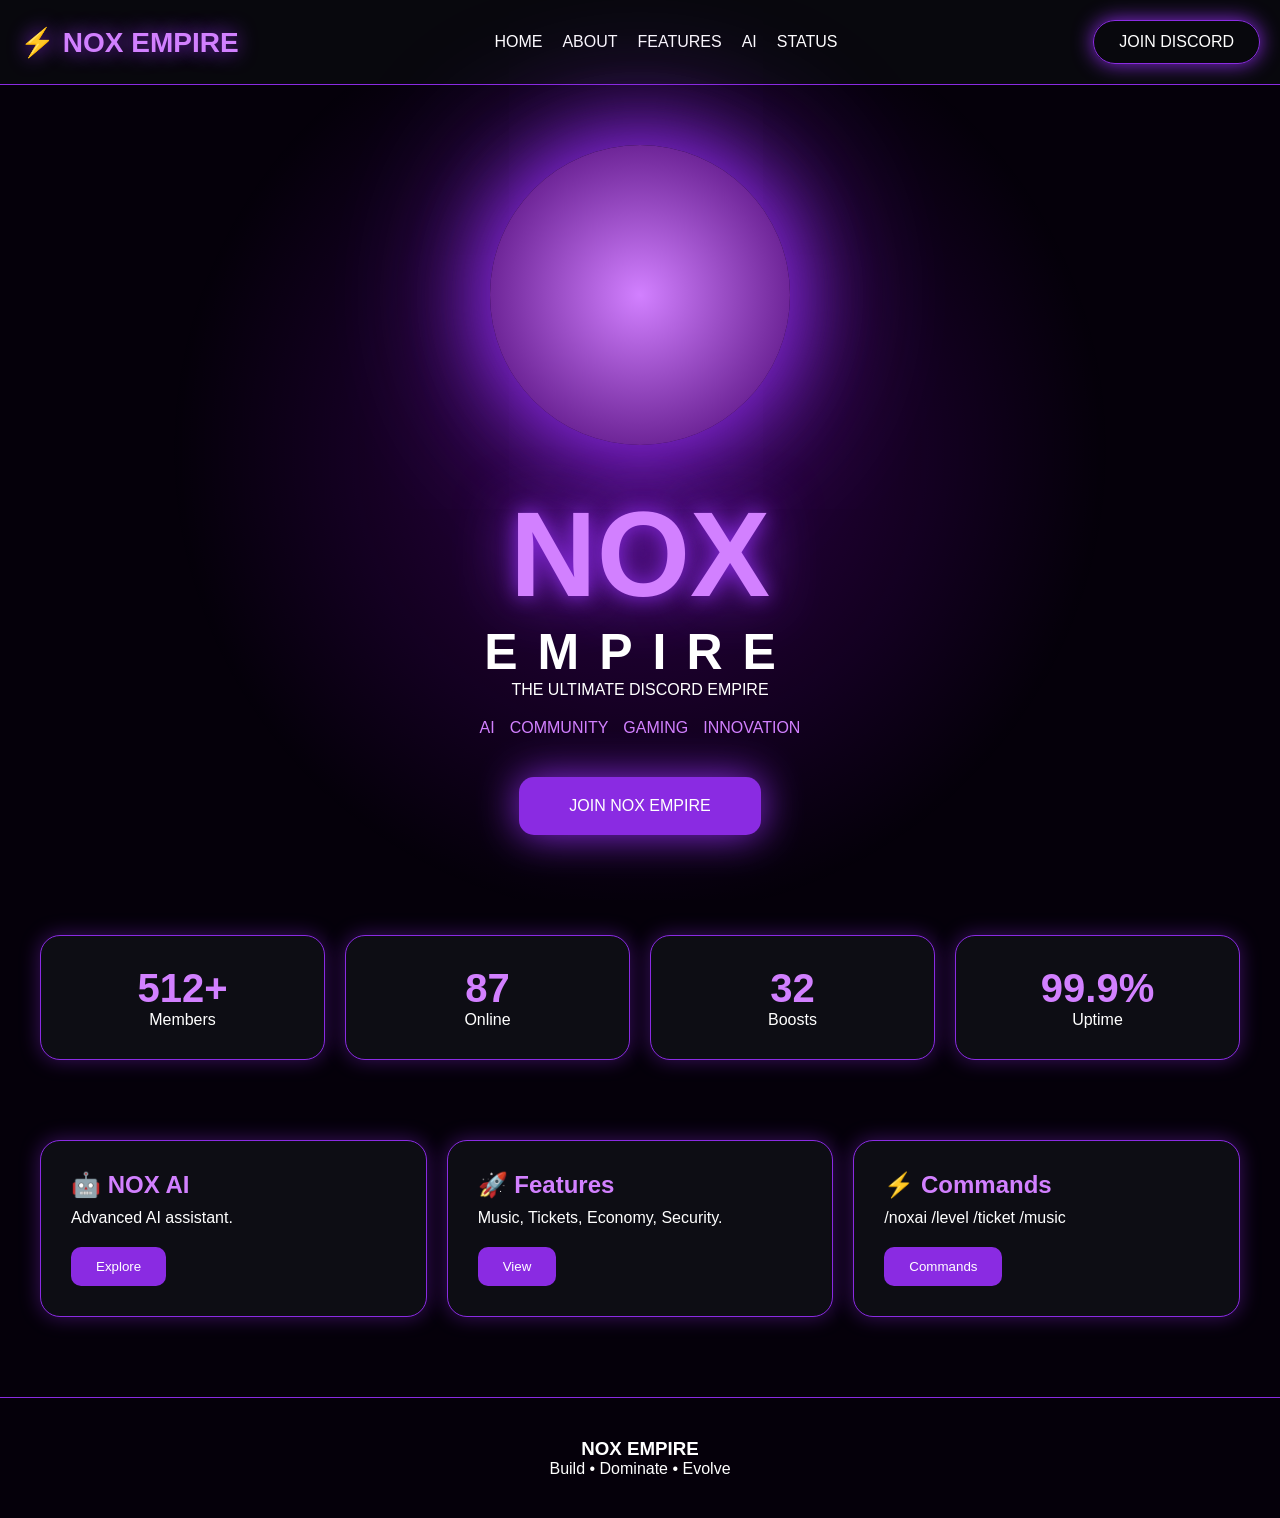
<file: index.html>
<!DOCTYPE html>
<html lang="en">
<head>
<meta charset="UTF-8">
<meta name="viewport" content="width=device-width, initial-scale=1.0">
<title>NOX EMPIRE</title>
<link rel="stylesheet" href="style.css">
</head>
<body>

<header class="navbar">
<div class="logo">⚡ NOX EMPIRE</div>

<nav>
<a href="#">HOME</a>
<a href="#">ABOUT</a>
<a href="#">FEATURES</a>
<a href="#">AI</a>
<a href="#">STATUS</a>
</nav>

<a href="https://discord.gg/BHRQQq8F" class="join">JOIN DISCORD</a>
</header>

<section class="hero">

<div class="planet"></div>

<h1>NOX</h1>
<h2>EMPIRE</h2>

<p>THE ULTIMATE DISCORD EMPIRE</p>

<div class="tags">
<span>AI</span>
<span>COMMUNITY</span>
<span>GAMING</span>
<span>INNOVATION</span>
</div>

<a href="https://discord.gg/BHRQQq8F" class="main-btn">
JOIN NOX EMPIRE
</a>

</section>

<section class="stats">

<div class="card">
<h3>512+</h3>
<p>Members</p>
</div>

<div class="card">
<h3>87</h3>
<p>Online</p>
</div>

<div class="card">
<h3>32</h3>
<p>Boosts</p>
</div>

<div class="card">
<h3>99.9%</h3>
<p>Uptime</p>
</div>

</section>

<section class="grid">

<div class="panel">
<h2>🤖 NOX AI</h2>
<p>Advanced AI assistant.</p>
<button>Explore</button>
</div>

<div class="panel">
<h2>🚀 Features</h2>
<p>Music, Tickets, Economy, Security.</p>
<button>View</button>
</div>

<div class="panel">
<h2>⚡ Commands</h2>
<p>/noxai /level /ticket /music</p>
<button>Commands</button>
</div>

</section>

<footer>
<h3>NOX EMPIRE</h3>
<p>Build • Dominate • Evolve</p>
</footer>

</body>
</html>
</file>
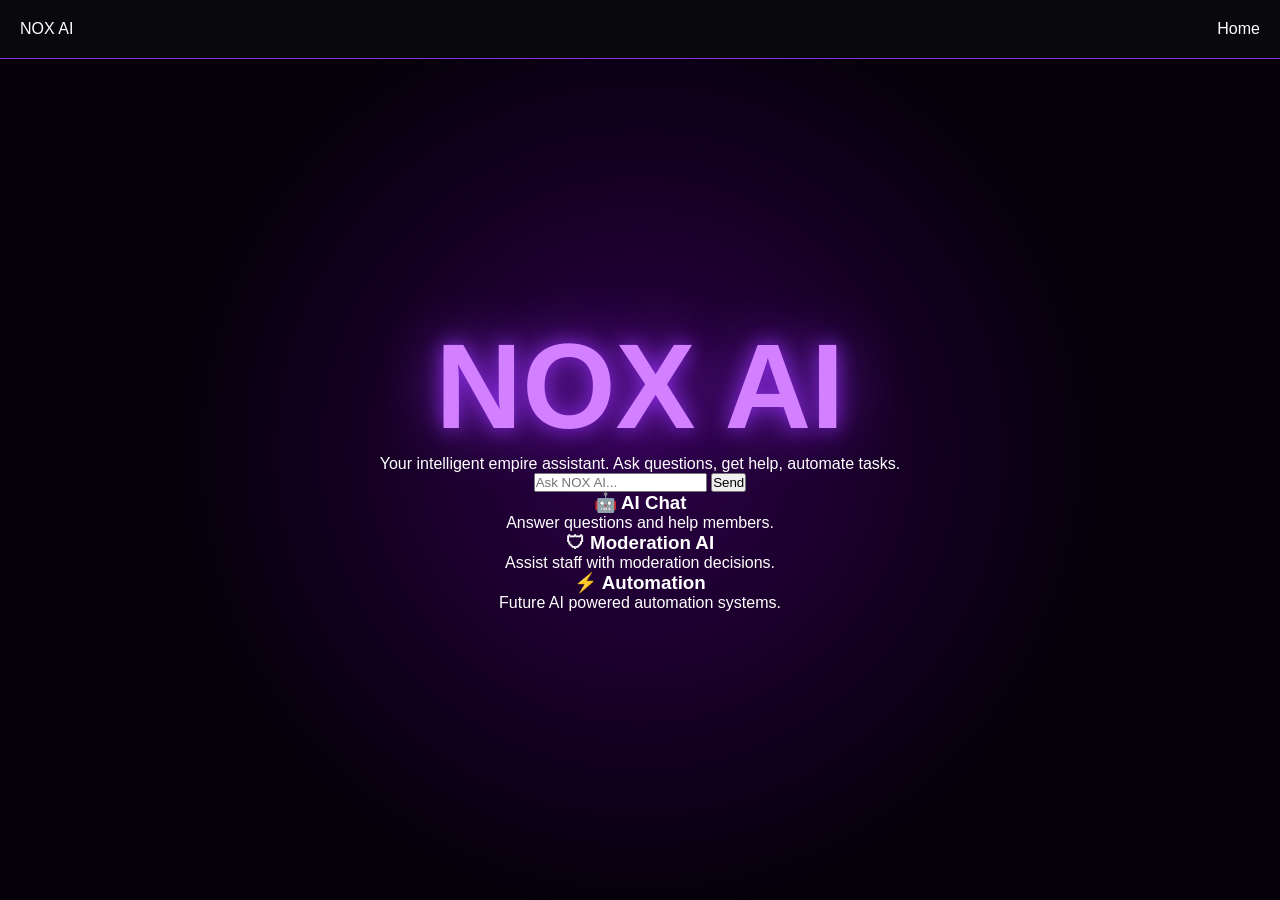
<file: ai.html>
<!DOCTYPE html>
<html>
<head>
<meta charset="UTF-8">
<meta name="viewport" content="width=device-width, initial-scale=1.0">
<title>NOX AI</title>
<link rel="stylesheet" href="style.css">
</head>
<body>

<nav class="navbar">
<div class="brand-name">NOX AI</div>
<a href="index.html" class="nav-btn">Home</a>
</nav>

<section class="hero">

<h1>NOX AI</h1>

<p>
Your intelligent empire assistant.
Ask questions, get help, automate tasks.
</p>

<div class="ai-box">

<input
type="text"
placeholder="Ask NOX AI..."
class="ai-input"
>

<button class="primary-btn">
Send
</button>

</div>

<div class="feature-card">
<h3>🤖 AI Chat</h3>
<p>Answer questions and help members.</p>
</div>

<div class="feature-card">
<h3>🛡 Moderation AI</h3>
<p>Assist staff with moderation decisions.</p>
</div>

<div class="feature-card">
<h3>⚡ Automation</h3>
<p>Future AI powered automation systems.</p>
</div>

</section>

</body>
</html>
</file>
<file: style.css>
*{
margin:0;
padding:0;
box-sizing:border-box;
font-family:Arial,sans-serif;
}

body{
background:#05000a;
color:white;
overflow-x:hidden;
}

body::before{
content:"";
position:fixed;
inset:0;
background:
radial-gradient(circle at center,
rgba(162,0,255,.25),
transparent 60%);
z-index:-1;
}

.navbar{
display:flex;
justify-content:space-between;
align-items:center;
padding:20px;
border-bottom:1px solid #8A2BE2;
background:#08080d;
}

.logo{
font-size:28px;
font-weight:bold;
color:#d280ff;
text-shadow:0 0 20px #8A2BE2;
}

nav{
display:flex;
gap:20px;
}

nav a{
color:white;
text-decoration:none;
}

.join{
padding:12px 25px;
border:1px solid #8A2BE2;
border-radius:30px;
text-decoration:none;
color:white;
box-shadow:0 0 20px #8A2BE2;
}

.hero{
height:90vh;
display:flex;
flex-direction:column;
justify-content:center;
align-items:center;
text-align:center;
}

.planet{
width:300px;
height:300px;
border-radius:50%;
background:
radial-gradient(circle,
#d280ff,
#45006d);
box-shadow:
0 0 80px #8A2BE2,
0 0 150px #8A2BE2;
margin-bottom:40px;
}

.hero h1{
font-size:120px;
color:#d280ff;
text-shadow:
0 0 20px #8A2BE2,
0 0 60px #8A2BE2;
}

.hero h2{
font-size:50px;
letter-spacing:20px;
}

.tags{
margin:20px;
display:flex;
gap:15px;
}

.tags span{
color:#d280ff;
}

.main-btn{
margin-top:20px;
padding:20px 50px;
background:#8A2BE2;
color:white;
text-decoration:none;
border-radius:15px;
box-shadow:0 0 40px #8A2BE2;
}

.stats{
display:grid;
grid-template-columns:repeat(auto-fit,minmax(200px,1fr));
gap:20px;
padding:40px;
}

.card{
background:#0d0d14;
padding:30px;
border:1px solid #8A2BE2;
border-radius:20px;
text-align:center;
box-shadow:0 0 20px rgba(138,43,226,.4);
}

.card h3{
font-size:40px;
color:#d280ff;
}

.grid{
display:grid;
grid-template-columns:repeat(auto-fit,minmax(300px,1fr));
gap:20px;
padding:40px;
}

.panel{
background:#0d0d14;
padding:30px;
border-radius:20px;
border:1px solid #8A2BE2;
box-shadow:0 0 20px rgba(138,43,226,.4);
}

.panel h2{
color:#d280ff;
margin-bottom:10px;
}

.panel button{
margin-top:20px;
padding:12px 25px;
background:#8A2BE2;
border:none;
color:white;
border-radius:10px;
}

footer{
padding:40px;
text-align:center;
border-top:1px solid #8A2BE2;
margin-top:40px;
}
</file>
